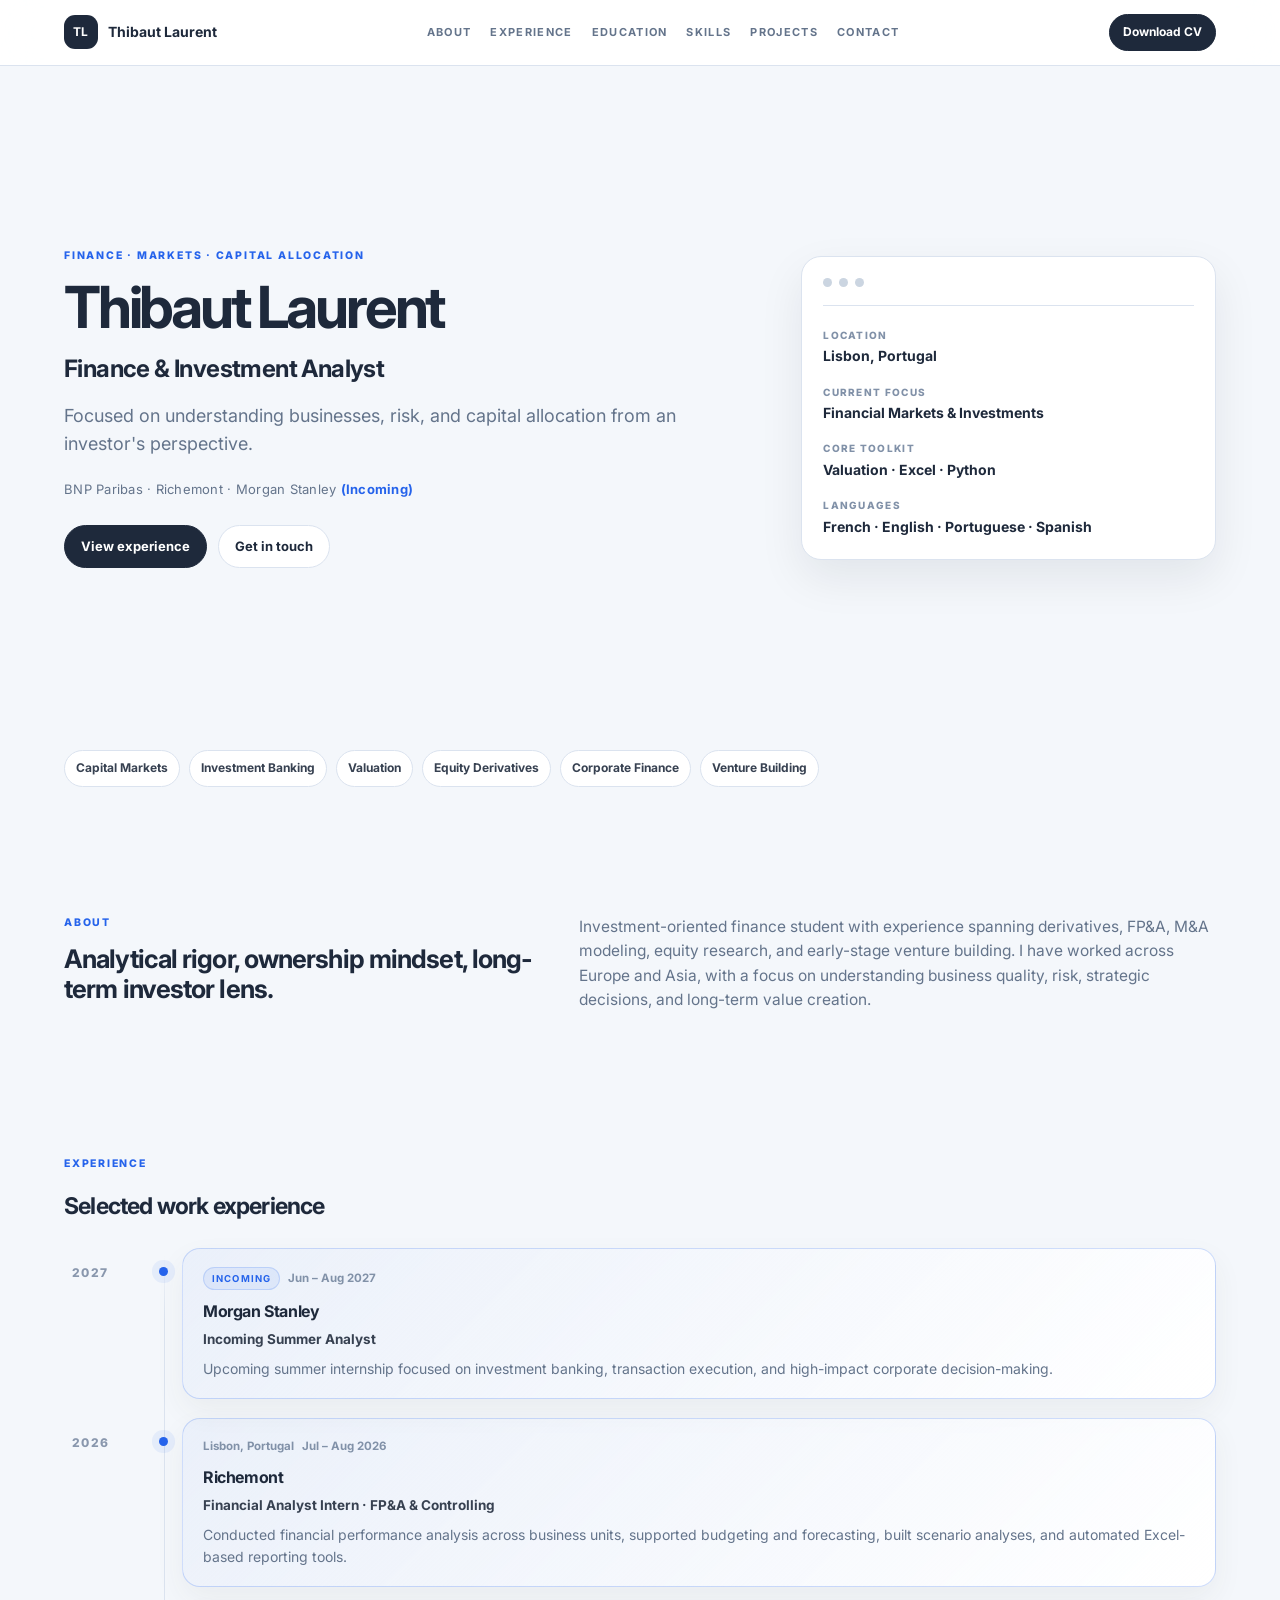
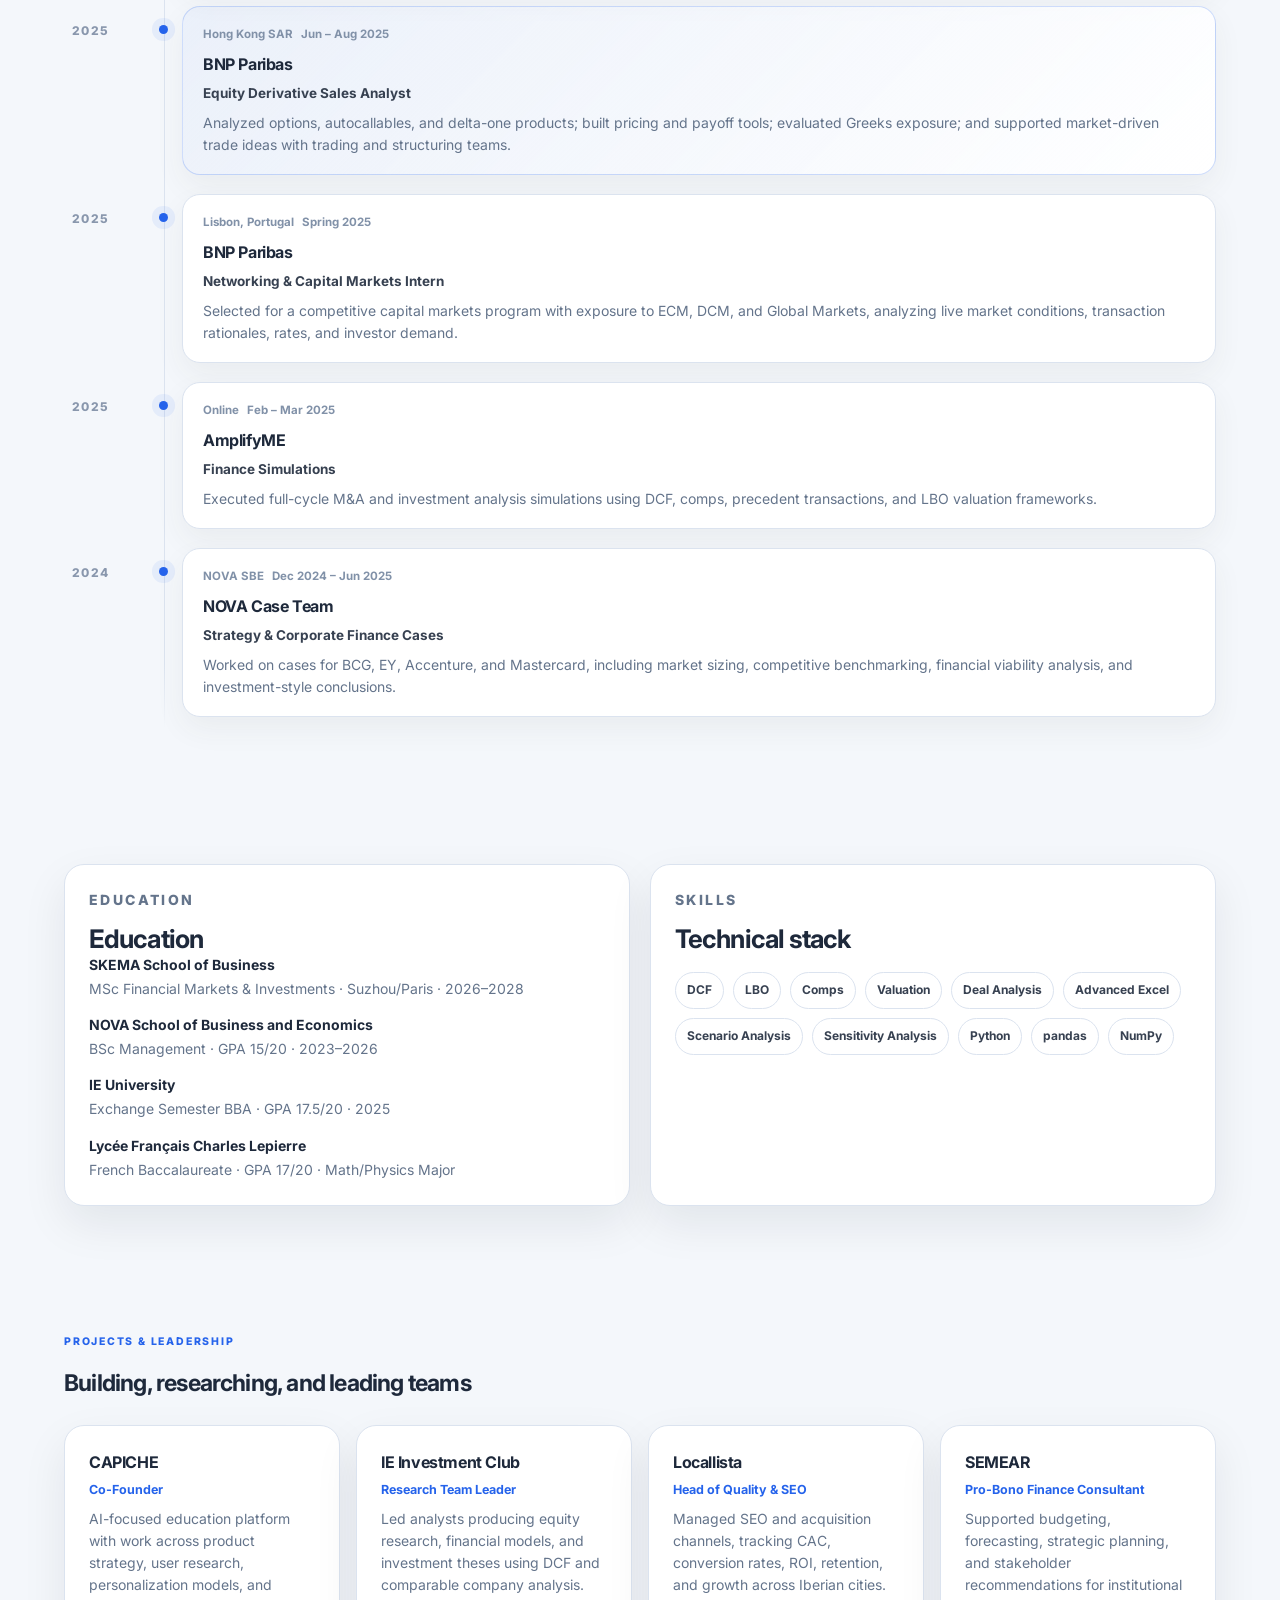
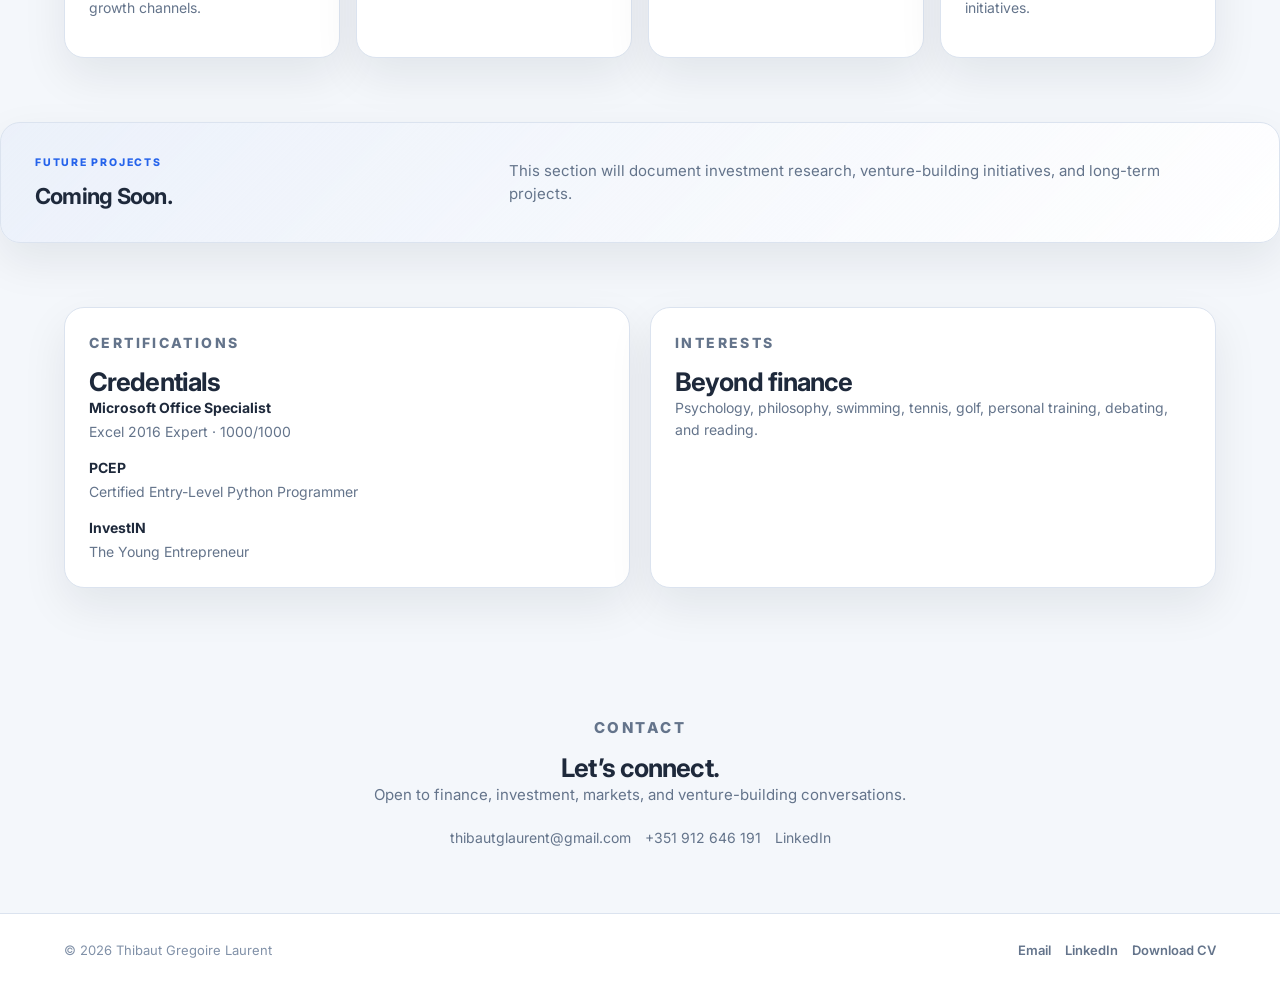
<file: index.html>
<!doctype html>
<html lang="en">
<head>
  <meta charset="utf-8" />
  <meta name="viewport" content="width=device-width, initial-scale=1" />
  <meta name="description" content="Thibaut Laurent — Finance & Investment Analyst focused on businesses, risk, and capital allocation." />
  <title>Thibaut Laurent | Finance & Investment Analyst</title>
  <link rel="preconnect" href="https://fonts.googleapis.com">
  <link rel="preconnect" href="https://fonts.gstatic.com" crossorigin>
  <link href="https://fonts.googleapis.com/css2?family=Inter:wght@400;500;600;700;800&display=swap" rel="stylesheet">
  <link rel="stylesheet" href="style.css" />
</head>
<body>
  <div class="grain" aria-hidden="true"></div>

  <header class="site-header">
    <a href="#top" class="brand" aria-label="Home">
      <span class="brand-mark">TL</span>
      <span>Thibaut Laurent</span>
    </a>
    <nav class="nav" aria-label="Main navigation">
      <a href="#about">About</a>
      <a href="#experience">Experience</a>
      <a href="#education">Education</a>
      <a href="#skills">Skills</a>
      <a href="#projects">Projects</a>
      <a href="#contact">Contact</a>
    </nav>
    <a class="button button-small" href="Thibaut_Laurent_CV.pdf" download>Download CV</a>
  </header>

  <main id="top">
    <section class="hero section reveal">
      <div class="hero-copy">
        <p class="eyebrow">Finance · Markets · Capital Allocation</p>
        <h1>Thibaut Laurent</h1>
        <p class="hero-title">Finance &amp; Investment Analyst</p>
        <p class="lead">Focused on understanding businesses, risk, and capital allocation from an investor's perspective.</p>
        <p class="signal-line">BNP Paribas · Richemont · Morgan Stanley <span>(Incoming)</span></p>
        <div class="hero-actions">
          <a class="button" href="#experience">View experience</a>
          <a class="button ghost" href="mailto:thibautglaurent@gmail.com">Get in touch</a>
        </div>
      </div>

      <aside class="profile-card" aria-label="Profile summary">
        <div class="terminal-top"><span></span><span></span><span></span></div>
        <dl>
          <div><dt>Location</dt><dd>Lisbon, Portugal</dd></div>
          <div><dt>Current Focus</dt><dd>Financial Markets &amp; Investments</dd></div>
          <div><dt>Core Toolkit</dt><dd>Valuation · Excel · Python</dd></div>
          <div><dt>Languages</dt><dd>French · English · Portuguese · Spanish</dd></div>
        </dl>
      </aside>
    </section>

    <section class="section focus-strip reveal" aria-label="Focus areas">
      <span>Capital Markets</span>
      <span>Investment Banking</span>
      <span>Valuation</span>
      <span>Equity Derivatives</span>
      <span>Corporate Finance</span>
      <span>Venture Building</span>
    </section>

    <section id="about" class="section two-col reveal">
      <div>
        <p class="eyebrow">About</p>
        <h2>Analytical rigor, ownership mindset, long-term investor lens.</h2>
      </div>
      <p>Investment-oriented finance student with experience spanning derivatives, FP&amp;A, M&amp;A modeling, equity research, and early-stage venture building. I have worked across Europe and Asia, with a focus on understanding business quality, risk, strategic decisions, and long-term value creation.</p>
    </section>

    <section id="experience" class="section reveal">
      <div class="section-head">
        <p class="eyebrow">Experience</p>
        <h2>Selected work experience</h2>
      </div>

      <div class="timeline">
        <article class="timeline-item incoming featured">
          <div class="timeline-year">2027</div>
          <div class="timeline-dot"></div>
          <div class="timeline-content">
            <div class="item-meta"><span class="badge">Incoming</span><span>Jun – Aug 2027</span></div>
            <h3>Morgan Stanley</h3>
            <p class="role">Incoming Summer Analyst</p>
            <p>Upcoming summer internship focused on investment banking, transaction execution, and high-impact corporate decision-making.</p>
          </div>
        </article>

        <article class="timeline-item featured">
          <div class="timeline-year">2026</div>
          <div class="timeline-dot"></div>
          <div class="timeline-content">
            <div class="item-meta"><span>Lisbon, Portugal</span><span>Jul – Aug 2026</span></div>
            <h3>Richemont</h3>
            <p class="role">Financial Analyst Intern · FP&amp;A &amp; Controlling</p>
            <p>Conducted financial performance analysis across business units, supported budgeting and forecasting, built scenario analyses, and automated Excel-based reporting tools.</p>
          </div>
        </article>

        <article class="timeline-item featured">
          <div class="timeline-year">2025</div>
          <div class="timeline-dot"></div>
          <div class="timeline-content">
            <div class="item-meta"><span>Hong Kong SAR</span><span>Jun – Aug 2025</span></div>
            <h3>BNP Paribas</h3>
            <p class="role">Equity Derivative Sales Analyst</p>
            <p>Analyzed options, autocallables, and delta-one products; built pricing and payoff tools; evaluated Greeks exposure; and supported market-driven trade ideas with trading and structuring teams.</p>
          </div>
        </article>

        <article class="timeline-item">
          <div class="timeline-year">2025</div>
          <div class="timeline-dot"></div>
          <div class="timeline-content">
            <div class="item-meta"><span>Lisbon, Portugal</span><span>Spring 2025</span></div>
            <h3>BNP Paribas</h3>
            <p class="role">Networking &amp; Capital Markets Intern</p>
            <p>Selected for a competitive capital markets program with exposure to ECM, DCM, and Global Markets, analyzing live market conditions, transaction rationales, rates, and investor demand.</p>
          </div>
        </article>

        <article class="timeline-item">
          <div class="timeline-year">2025</div>
          <div class="timeline-dot"></div>
          <div class="timeline-content">
            <div class="item-meta"><span>Online</span><span>Feb – Mar 2025</span></div>
            <h3>AmplifyME</h3>
            <p class="role">Finance Simulations</p>
            <p>Executed full-cycle M&amp;A and investment analysis simulations using DCF, comps, precedent transactions, and LBO valuation frameworks.</p>
          </div>
        </article>

        <article class="timeline-item">
          <div class="timeline-year">2024</div>
          <div class="timeline-dot"></div>
          <div class="timeline-content">
            <div class="item-meta"><span>NOVA SBE</span><span>Dec 2024 – Jun 2025</span></div>
            <h3>NOVA Case Team</h3>
            <p class="role">Strategy &amp; Corporate Finance Cases</p>
            <p>Worked on cases for BCG, EY, Accenture, and Mastercard, including market sizing, competitive benchmarking, financial viability analysis, and investment-style conclusions.</p>
          </div>
        </article>
      </div>
    </section>

    <section class="section grid-section reveal">
      <div id="education" class="panel">
        <p class="eyebrow">Education</p>
        <h2>Education</h2>
        <ul class="clean-list">
          <li><strong>SKEMA School of Business</strong><span>MSc Financial Markets &amp; Investments · Suzhou/Paris · 2026–2028</span></li>
          <li><strong>NOVA School of Business and Economics</strong><span>BSc Management · GPA 15/20 · 2023–2026</span></li>
          <li><strong>IE University</strong><span>Exchange Semester BBA · GPA 17.5/20 · 2025</span></li>
          <li><strong>Lycée Français Charles Lepierre</strong><span>French Baccalaureate · GPA 17/20 · Math/Physics Major</span></li>
        </ul>
      </div>

      <div id="skills" class="panel">
        <p class="eyebrow">Skills</p>
        <h2>Technical stack</h2>
        <div class="chips">
          <span>DCF</span><span>LBO</span><span>Comps</span><span>Valuation</span><span>Deal Analysis</span><span>Advanced Excel</span><span>Scenario Analysis</span><span>Sensitivity Analysis</span><span>Python</span><span>pandas</span><span>NumPy</span>
        </div>
      </div>
    </section>

    <section id="projects" class="section reveal">
      <div class="section-head">
        <p class="eyebrow">Projects &amp; Leadership</p>
        <h2>Building, researching, and leading teams</h2>
      </div>
      <div class="cards">
        <article class="card"><h3>CAPICHE</h3><p class="role">Co-Founder</p><p>AI-focused education platform with work across product strategy, user research, personalization models, and growth channels.</p></article>
        <article class="card"><h3>IE Investment Club</h3><p class="role">Research Team Leader</p><p>Led analysts producing equity research, financial models, and investment theses using DCF and comparable company analysis.</p></article>
        <article class="card"><h3>Locallista</h3><p class="role">Head of Quality &amp; SEO</p><p>Managed SEO and acquisition channels, tracking CAC, conversion rates, ROI, retention, and growth across Iberian cities.</p></article>
        <article class="card"><h3>SEMEAR</h3><p class="role">Pro-Bono Finance Consultant</p><p>Supported budgeting, forecasting, strategic planning, and stakeholder recommendations for institutional initiatives.</p></article>
      </div>
    </section>

    <section id="future-projects" class="section future-panel reveal">
      <div>
        <p class="eyebrow">Future Projects</p>
        <h2>Coming Soon.</h2>
      </div>
      <p>This section will document investment research, venture-building initiatives, and long-term projects.</p>
    </section>

    <section id="certifications" class="section grid-section reveal">
      <div class="panel">
        <p class="eyebrow">Certifications</p>
        <h2>Credentials</h2>
        <ul class="clean-list">
          <li><strong>Microsoft Office Specialist</strong><span>Excel 2016 Expert · 1000/1000</span></li>
          <li><strong>PCEP</strong><span>Certified Entry-Level Python Programmer</span></li>
          <li><strong>InvestIN</strong><span>The Young Entrepreneur</span></li>
        </ul>
      </div>
      <div class="panel">
        <p class="eyebrow">Interests</p>
        <h2>Beyond finance</h2>
        <p>Psychology, philosophy, swimming, tennis, golf, personal training, debating, and reading.</p>
      </div>
    </section>

    <section id="contact" class="section contact reveal">
      <p class="eyebrow">Contact</p>
      <h2>Let’s connect.</h2>
      <p>Open to finance, investment, markets, and venture-building conversations.</p>
      <div class="contact-links">
        <a href="mailto:thibautglaurent@gmail.com">thibautglaurent@gmail.com</a>
        <a href="tel:+351912646191">+351 912 646 191</a>
        <a href="https://www.linkedin.com/in/thibaut-laurent-11a028264/" target="_blank" rel="noreferrer">LinkedIn</a>
      </div>
    </section>
  </main>

  <footer>
    <span>© <span id="year"></span> Thibaut Gregoire Laurent</span>
    <span class="footer-links">
      <a href="mailto:thibautglaurent@gmail.com">Email</a>
      <a href="https://www.linkedin.com/in/thibaut-laurent-11a028264/" target="_blank" rel="noreferrer">LinkedIn</a>
      <a href="Thibaut_Laurent_CV.pdf" download>Download CV</a>
    </span>
  </footer>

  <script src="script.js"></script>
</body>
</html>
</file>
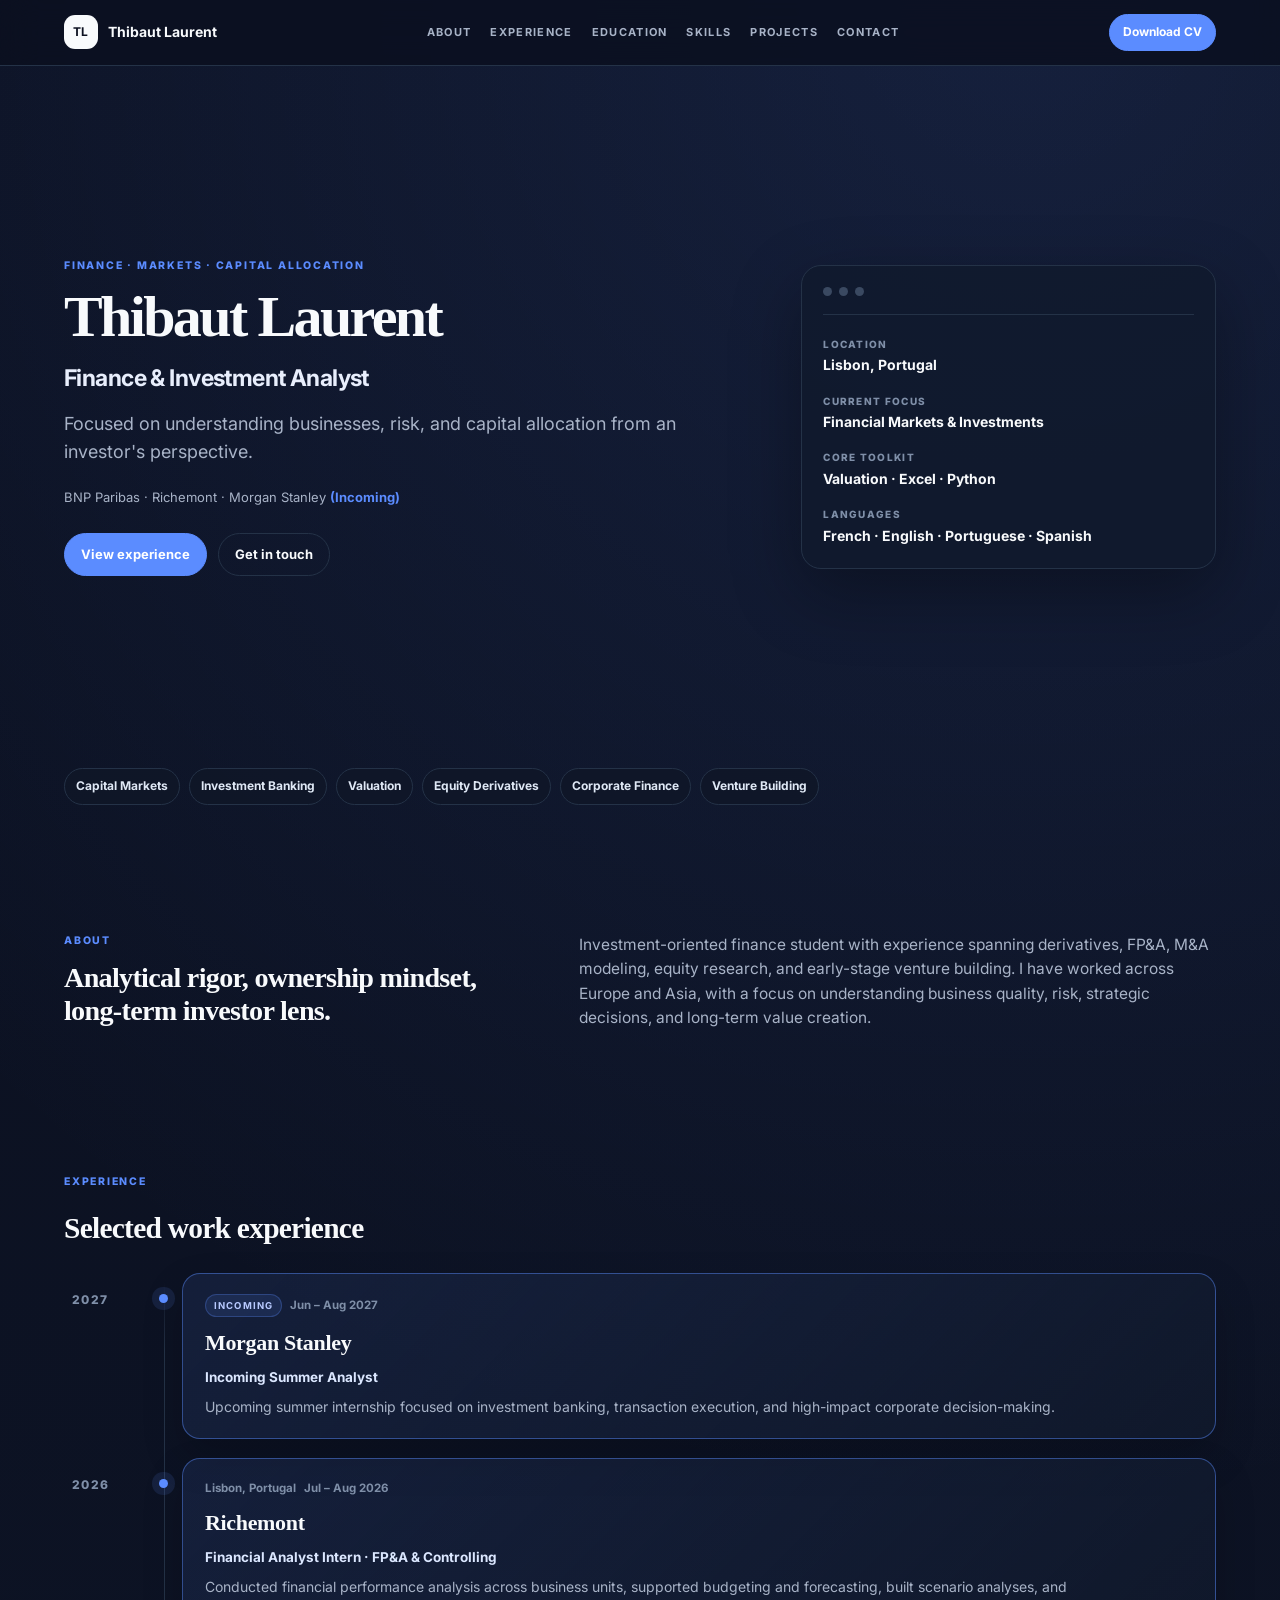
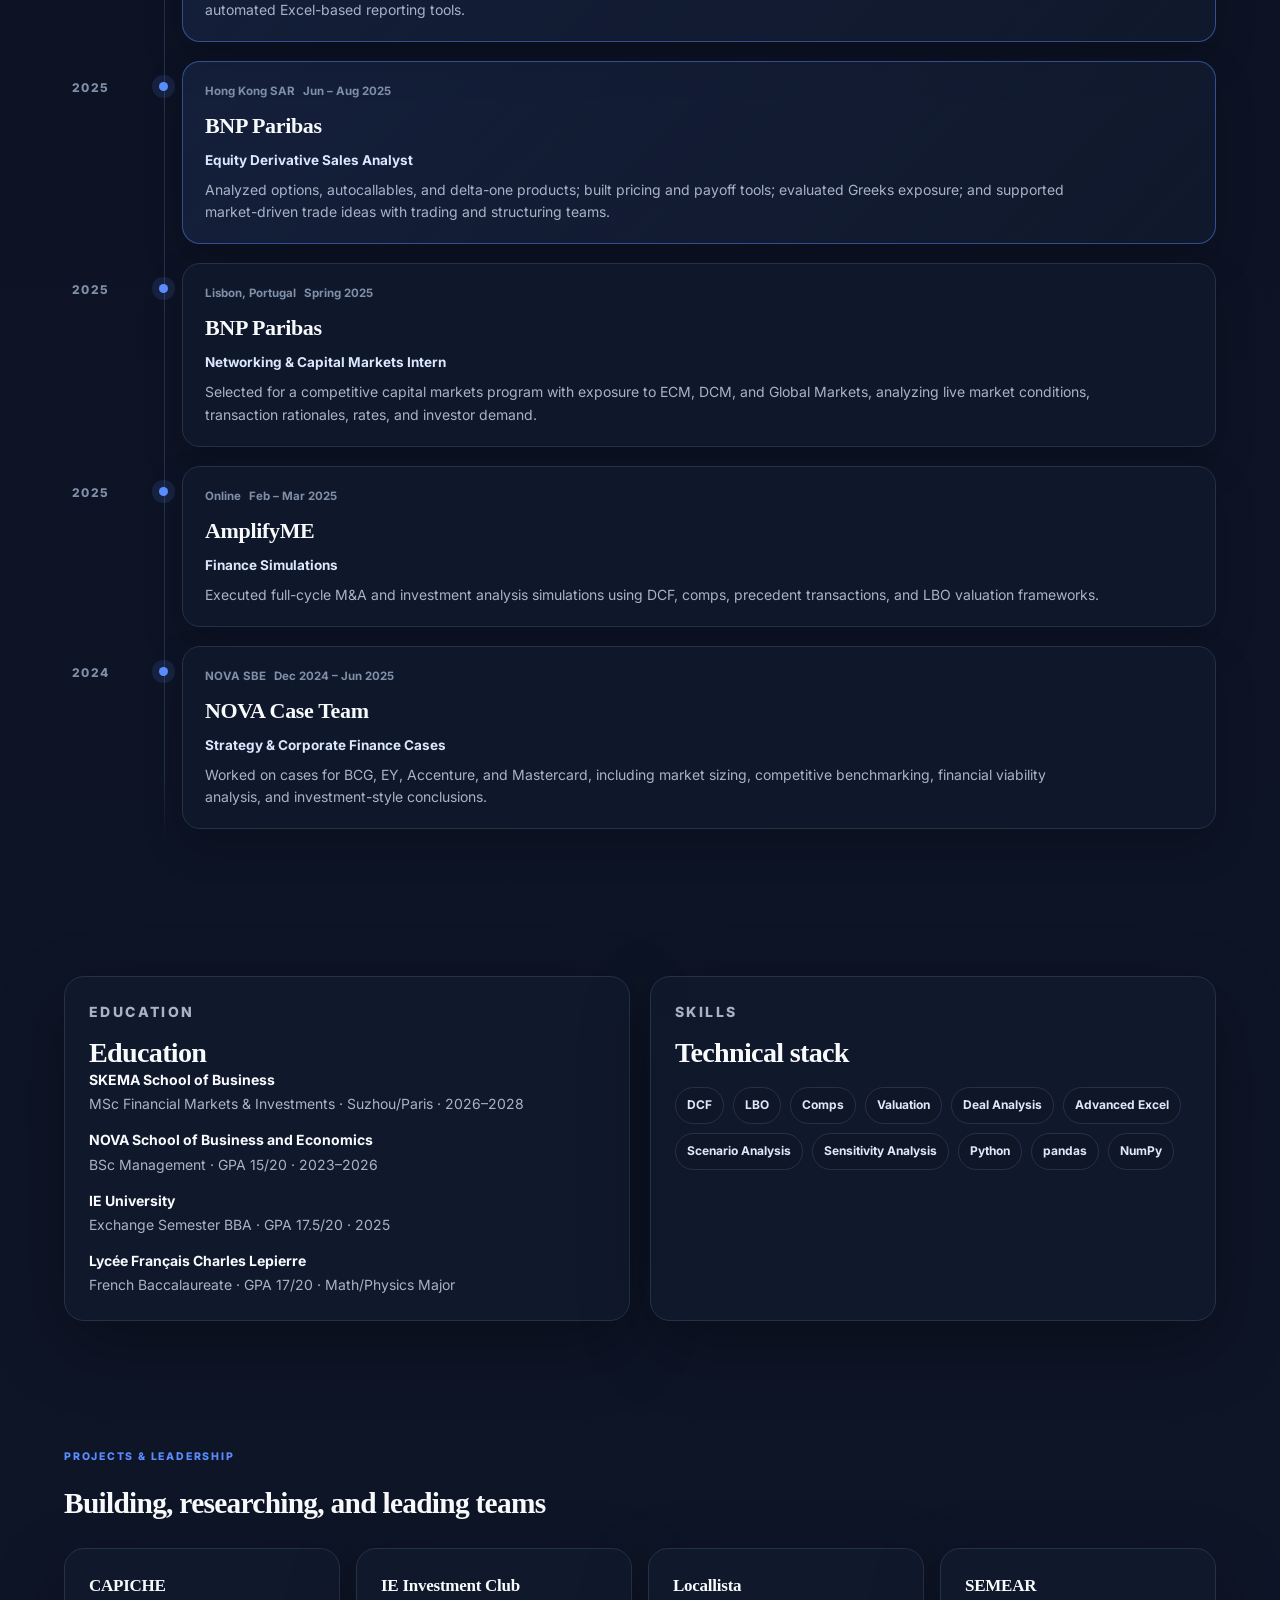
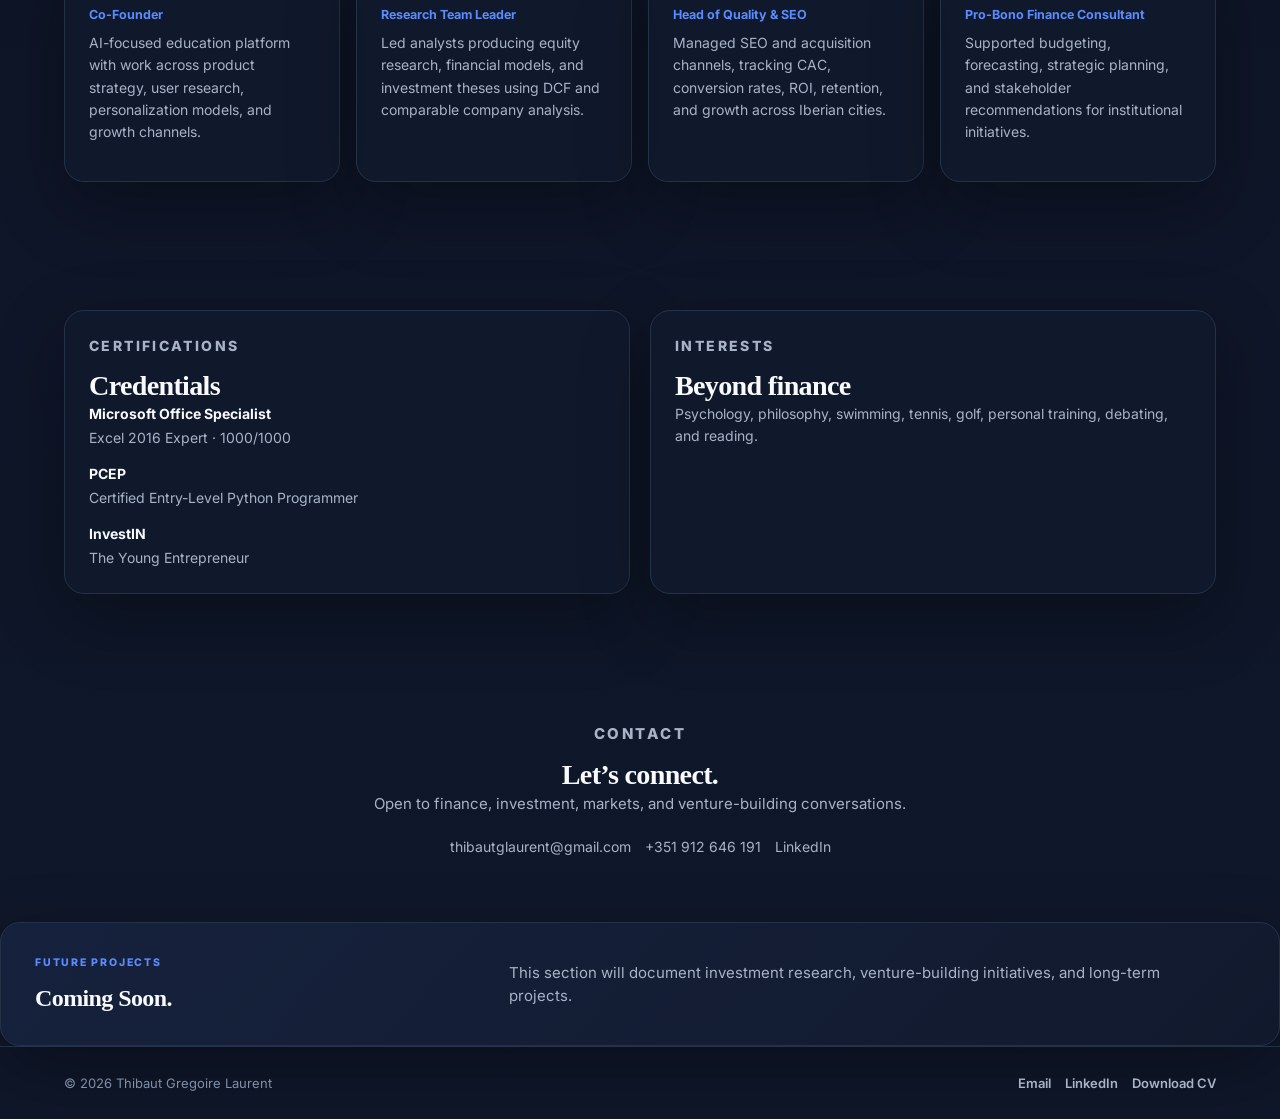
<file: Versions/thibaut_midnight_finance_fontlab_v1_2_FIXED/index.html>
<!doctype html>
<html lang="en">
<head>
  <meta charset="utf-8" />
  <meta name="viewport" content="width=device-width, initial-scale=1" />
  <meta name="description" content="Thibaut Laurent — Finance & Investment Analyst focused on businesses, risk, and capital allocation." />
  <title>Thibaut Laurent | Finance & Investment Analyst</title>
  <link rel="preconnect" href="https://fonts.googleapis.com">
  <link rel="preconnect" href="https://fonts.gstatic.com" crossorigin>
  <link href="https://fonts.googleapis.com/css2?family=Inter:wght@400;500;600;700;800&display=swap" rel="stylesheet">
  <link rel="stylesheet" href="style.css" />
</head>
<body>
  <div class="grain" aria-hidden="true"></div>

  <header class="site-header">
    <a href="#top" class="brand" aria-label="Home">
      <span class="brand-mark">TL</span>
      <span>Thibaut Laurent</span>
    </a>
    <nav class="nav" aria-label="Main navigation">
      <a href="#about">About</a>
      <a href="#experience">Experience</a>
      <a href="#education">Education</a>
      <a href="#skills">Skills</a>
      <a href="#projects">Projects</a>
      <a href="#contact">Contact</a>
    </nav>
    <a class="button button-small" href="Thibaut_Laurent_CV.pdf" download>Download CV</a>
  </header>

  <main id="top">
    <section class="hero section reveal">
      <div class="hero-copy">
        <p class="eyebrow">Finance · Markets · Capital Allocation</p>
        <h1>Thibaut Laurent</h1>
        <p class="hero-title">Finance &amp; Investment Analyst</p>
        <p class="lead">Focused on understanding businesses, risk, and capital allocation from an investor's perspective.</p>
        <p class="signal-line">BNP Paribas · Richemont · Morgan Stanley <span>(Incoming)</span></p>
        <div class="hero-actions">
          <a class="button" href="#experience">View experience</a>
          <a class="button ghost" href="mailto:thibautglaurent@gmail.com">Get in touch</a>
        </div>
      </div>

      <aside class="profile-card" aria-label="Profile summary">
        <div class="terminal-top"><span></span><span></span><span></span></div>
        <dl>
          <div><dt>Location</dt><dd>Lisbon, Portugal</dd></div>
          <div><dt>Current Focus</dt><dd>Financial Markets &amp; Investments</dd></div>
          <div><dt>Core Toolkit</dt><dd>Valuation · Excel · Python</dd></div>
          <div><dt>Languages</dt><dd>French · English · Portuguese · Spanish</dd></div>
        </dl>
      </aside>
    </section>

    <section class="section focus-strip reveal" aria-label="Focus areas">
      <span>Capital Markets</span>
      <span>Investment Banking</span>
      <span>Valuation</span>
      <span>Equity Derivatives</span>
      <span>Corporate Finance</span>
      <span>Venture Building</span>
    </section>

    <section id="about" class="section two-col reveal">
      <div>
        <p class="eyebrow">About</p>
        <h2>Analytical rigor, ownership mindset, long-term investor lens.</h2>
      </div>
      <p>Investment-oriented finance student with experience spanning derivatives, FP&amp;A, M&amp;A modeling, equity research, and early-stage venture building. I have worked across Europe and Asia, with a focus on understanding business quality, risk, strategic decisions, and long-term value creation.</p>
    </section>

    <section id="experience" class="section reveal">
      <div class="section-head">
        <p class="eyebrow">Experience</p>
        <h2>Selected work experience</h2>
      </div>

      <div class="timeline">
        <article class="timeline-item incoming featured">
          <div class="timeline-year">2027</div>
          <div class="timeline-dot"></div>
          <div class="timeline-content">
            <div class="item-meta"><span class="badge">Incoming</span><span>Jun – Aug 2027</span></div>
            <h3>Morgan Stanley</h3>
            <p class="role">Incoming Summer Analyst</p>
            <p>Upcoming summer internship focused on investment banking, transaction execution, and high-impact corporate decision-making.</p>
          </div>
        </article>

        <article class="timeline-item featured">
          <div class="timeline-year">2026</div>
          <div class="timeline-dot"></div>
          <div class="timeline-content">
            <div class="item-meta"><span>Lisbon, Portugal</span><span>Jul – Aug 2026</span></div>
            <h3>Richemont</h3>
            <p class="role">Financial Analyst Intern · FP&amp;A &amp; Controlling</p>
            <p>Conducted financial performance analysis across business units, supported budgeting and forecasting, built scenario analyses, and automated Excel-based reporting tools.</p>
          </div>
        </article>

        <article class="timeline-item featured">
          <div class="timeline-year">2025</div>
          <div class="timeline-dot"></div>
          <div class="timeline-content">
            <div class="item-meta"><span>Hong Kong SAR</span><span>Jun – Aug 2025</span></div>
            <h3>BNP Paribas</h3>
            <p class="role">Equity Derivative Sales Analyst</p>
            <p>Analyzed options, autocallables, and delta-one products; built pricing and payoff tools; evaluated Greeks exposure; and supported market-driven trade ideas with trading and structuring teams.</p>
          </div>
        </article>

        <article class="timeline-item">
          <div class="timeline-year">2025</div>
          <div class="timeline-dot"></div>
          <div class="timeline-content">
            <div class="item-meta"><span>Lisbon, Portugal</span><span>Spring 2025</span></div>
            <h3>BNP Paribas</h3>
            <p class="role">Networking &amp; Capital Markets Intern</p>
            <p>Selected for a competitive capital markets program with exposure to ECM, DCM, and Global Markets, analyzing live market conditions, transaction rationales, rates, and investor demand.</p>
          </div>
        </article>

        <article class="timeline-item">
          <div class="timeline-year">2025</div>
          <div class="timeline-dot"></div>
          <div class="timeline-content">
            <div class="item-meta"><span>Online</span><span>Feb – Mar 2025</span></div>
            <h3>AmplifyME</h3>
            <p class="role">Finance Simulations</p>
            <p>Executed full-cycle M&amp;A and investment analysis simulations using DCF, comps, precedent transactions, and LBO valuation frameworks.</p>
          </div>
        </article>

        <article class="timeline-item">
          <div class="timeline-year">2024</div>
          <div class="timeline-dot"></div>
          <div class="timeline-content">
            <div class="item-meta"><span>NOVA SBE</span><span>Dec 2024 – Jun 2025</span></div>
            <h3>NOVA Case Team</h3>
            <p class="role">Strategy &amp; Corporate Finance Cases</p>
            <p>Worked on cases for BCG, EY, Accenture, and Mastercard, including market sizing, competitive benchmarking, financial viability analysis, and investment-style conclusions.</p>
          </div>
        </article>
      </div>
    </section>

    <section class="section grid-section reveal">
      <div id="education" class="panel">
        <p class="eyebrow">Education</p>
        <h2>Education</h2>
        <ul class="clean-list">
          <li><strong>SKEMA School of Business</strong><span>MSc Financial Markets &amp; Investments · Suzhou/Paris · 2026–2028</span></li>
          <li><strong>NOVA School of Business and Economics</strong><span>BSc Management · GPA 15/20 · 2023–2026</span></li>
          <li><strong>IE University</strong><span>Exchange Semester BBA · GPA 17.5/20 · 2025</span></li>
          <li><strong>Lycée Français Charles Lepierre</strong><span>French Baccalaureate · GPA 17/20 · Math/Physics Major</span></li>
        </ul>
      </div>

      <div id="skills" class="panel">
        <p class="eyebrow">Skills</p>
        <h2>Technical stack</h2>
        <div class="chips">
          <span>DCF</span><span>LBO</span><span>Comps</span><span>Valuation</span><span>Deal Analysis</span><span>Advanced Excel</span><span>Scenario Analysis</span><span>Sensitivity Analysis</span><span>Python</span><span>pandas</span><span>NumPy</span>
        </div>
      </div>
    </section>

    <section id="projects" class="section reveal">
      <div class="section-head">
        <p class="eyebrow">Projects &amp; Leadership</p>
        <h2>Building, researching, and leading teams</h2>
      </div>
      <div class="cards">
        <article class="card"><h3>CAPICHE</h3><p class="role">Co-Founder</p><p>AI-focused education platform with work across product strategy, user research, personalization models, and growth channels.</p></article>
        <article class="card"><h3>IE Investment Club</h3><p class="role">Research Team Leader</p><p>Led analysts producing equity research, financial models, and investment theses using DCF and comparable company analysis.</p></article>
        <article class="card"><h3>Locallista</h3><p class="role">Head of Quality &amp; SEO</p><p>Managed SEO and acquisition channels, tracking CAC, conversion rates, ROI, retention, and growth across Iberian cities.</p></article>
        <article class="card"><h3>SEMEAR</h3><p class="role">Pro-Bono Finance Consultant</p><p>Supported budgeting, forecasting, strategic planning, and stakeholder recommendations for institutional initiatives.</p></article>
      </div>
    </section>
<section id="certifications" class="section grid-section reveal">
      <div class="panel">
        <p class="eyebrow">Certifications</p>
        <h2>Credentials</h2>
        <ul class="clean-list">
          <li><strong>Microsoft Office Specialist</strong><span>Excel 2016 Expert · 1000/1000</span></li>
          <li><strong>PCEP</strong><span>Certified Entry-Level Python Programmer</span></li>
          <li><strong>InvestIN</strong><span>The Young Entrepreneur</span></li>
        </ul>
      </div>
      <div class="panel">
        <p class="eyebrow">Interests</p>
        <h2>Beyond finance</h2>
        <p>Psychology, philosophy, swimming, tennis, golf, personal training, debating, and reading.</p>
      </div>
    </section>

    <section id="contact" class="section contact reveal">
      <p class="eyebrow">Contact</p>
      <h2>Let’s connect.</h2>
      <p>Open to finance, investment, markets, and venture-building conversations.</p>
      <div class="contact-links">
        <a href="mailto:thibautglaurent@gmail.com">thibautglaurent@gmail.com</a>
        <a href="tel:+351912646191">+351 912 646 191</a>
        <a href="https://www.linkedin.com/in/thibaut-laurent-11a028264/" target="_blank" rel="noreferrer">LinkedIn</a>
      </div>
    </section>
  

    <section id="future-projects" class="section future-panel reveal">
      <div>
        <p class="eyebrow">Future Projects</p>
        <h2>Coming Soon.</h2>
      </div>
      <p>This section will document investment research, venture-building initiatives, and long-term projects.</p>
    </section>
  </main>

  <footer>
    <span>© <span id="year"></span> Thibaut Gregoire Laurent</span>
    <span class="footer-links">
      <a href="mailto:thibautglaurent@gmail.com">Email</a>
      <a href="https://www.linkedin.com/in/thibaut-laurent-11a028264/" target="_blank" rel="noreferrer">LinkedIn</a>
      <a href="Thibaut_Laurent_CV.pdf" download>Download CV</a>
    </span>
  </footer>

  <script src="script.js"></script>
</body>
</html>
</file>
<file: style.css>
:root{
  --bg:#f4f7fb;
  --surface:#ffffff;
  --surface-soft:#eef4fb;
  --text:#1e293b;
  --muted:#64748b;
  --muted-2:#8191a8;
  --line:#dbe3ef;
  --accent:#2563eb;
  --accent-soft:rgba(37,99,235,.08);
  --shadow:0 18px 45px rgba(15,23,42,.08);
  --radius:20px;
}

*{box-sizing:border-box}
html{scroll-behavior:smooth}
body{
  margin:0;
  font-family:Inter,system-ui,-apple-system,Segoe UI,sans-serif;
  background:var(--bg);
  color:var(--text);
  line-height:1.58;
}
.grain{display:none}

.site-header{
  position:sticky;
  top:0;
  z-index:10;
  display:flex;
  align-items:center;
  justify-content:space-between;
  gap:22px;
  padding:14px clamp(20px,5vw,72px);
  backdrop-filter:blur(18px);
  background:rgba(255,255,255,.92);
  border-bottom:1px solid var(--line);
}
.brand{display:flex;align-items:center;gap:10px;color:var(--text);text-decoration:none;font-weight:700;font-size:14px}
.brand-mark{display:grid;place-items:center;width:34px;height:34px;border-radius:11px;background:var(--text);color:#fff;font-size:12px;letter-spacing:.06em}
.nav{display:flex;gap:19px}
.nav a{color:var(--muted);text-decoration:none;font-size:11px;text-transform:uppercase;letter-spacing:.12em;font-weight:700}
.nav a:hover,.contact-links a:hover{color:var(--accent)}

.button{
  display:inline-flex;
  align-items:center;
  justify-content:center;
  border:1px solid var(--text);
  border-radius:999px;
  background:var(--text);
  color:#fff;
  padding:10px 16px;
  text-decoration:none;
  font-weight:700;
  font-size:13px;
  transition:transform .2s ease,box-shadow .2s ease,border-color .2s ease;
}
.button:hover{transform:translateY(-2px);box-shadow:var(--shadow)}
.button.ghost{background:var(--surface);color:var(--text);border-color:var(--line)}
.button-small{padding:8px 13px;font-size:12px}

.section{padding:clamp(42px,5vw,68px) clamp(20px,5vw,72px)}
.hero{
  min-height:76vh;
  display:grid;
  grid-template-columns:minmax(0,1.25fr) minmax(310px,.75fr);
  gap:46px;
  align-items:center;
}
.hero-copy{max-width:860px}
.eyebrow{text-transform:uppercase;letter-spacing:.17em;color:var(--accent);font-size:10.5px;font-weight:800;margin:0 0 13px}
.hero h1{font-size:clamp(36px,4.8vw,58px);line-height:1;letter-spacing:-.055em;margin:0 0 14px}
.hero-title{font-size:clamp(17px,2.1vw,24px);font-weight:700;color:var(--text);margin:0 0 14px;letter-spacing:-.025em}
.lead{font-size:clamp(15px,1.45vw,18px);color:var(--muted);max-width:690px;margin:0}
.signal-line{margin:20px 0 0;color:var(--muted);font-size:13px;letter-spacing:.02em}
.signal-line span{color:var(--accent);font-weight:700}
.hero-actions{display:flex;flex-wrap:wrap;gap:11px;margin-top:26px}

.profile-card,.panel,.card,.future-panel{
  background:var(--surface);
  border:1px solid var(--line);
  border-radius:var(--radius);
  box-shadow:var(--shadow);
}
.profile-card{padding:21px}
.terminal-top{display:flex;gap:7px;padding-bottom:18px;border-bottom:1px solid var(--line)}
.terminal-top span{width:9px;height:9px;border-radius:999px;background:#cbd5e1}
dl{display:grid;gap:17px;margin:22px 0 0}
dt{font-size:10px;color:var(--muted-2);text-transform:uppercase;letter-spacing:.13em;font-weight:800}
dd{margin:2px 0 0;font-weight:700;font-size:14px;color:var(--text)}

.focus-strip{padding-top:0;display:flex;flex-wrap:wrap;gap:9px}
.focus-strip span,.chips span{
  padding:8px 11px;
  border:1px solid var(--line);
  border-radius:999px;
  background:var(--surface);
  font-weight:700;
  font-size:12px;
  color:#374151;
}

.two-col{display:grid;grid-template-columns:.85fr 1.15fr;gap:44px;align-items:start}
.two-col>p{font-size:15.5px;color:var(--muted);max-width:760px}
h2,h3,p{margin-top:0}
h2{font-size:clamp(19px,2vw,26px);line-height:1.16;letter-spacing:-.035em;margin-bottom:0}
h3{font-size:16px;letter-spacing:-.025em;margin-bottom:5px}
.section-head{display:grid;gap:7px;margin-bottom:28px}
.section-head h2{font-size:clamp(18px,1.8vw,24px)}

.timeline{position:relative;display:grid;gap:0;margin-left:8px}
.timeline:before{content:"";position:absolute;left:92px;top:8px;bottom:8px;width:1px;background:linear-gradient(to bottom,transparent,var(--line) 6%,var(--line) 94%,transparent)}
.timeline-item{position:relative;display:grid;grid-template-columns:72px 38px 1fr;gap:0;align-items:start;padding:0 0 19px}
.timeline-year{color:#8997ad;font-size:12px;font-weight:800;letter-spacing:.12em;padding-top:16px}
.timeline-dot{width:9px;height:9px;border-radius:999px;background:var(--accent);box-shadow:0 0 0 7px var(--accent-soft);margin-top:19px;justify-self:center;z-index:1}
.timeline-content{
  padding:18px 20px;
  border:1px solid var(--line);
  border-radius:18px;
  background:var(--surface);
  box-shadow:0 12px 30px rgba(74,63,45,.06);
}
.timeline-item.featured .timeline-content{
  border-color:rgba(37,99,235,.22);
  background:linear-gradient(135deg,rgba(37,99,235,.045),var(--surface));
}
.item-meta{display:flex;flex-wrap:wrap;gap:8px;align-items:center;color:var(--muted-2);font-size:11.5px;font-weight:700;margin-bottom:9px}
.badge{padding:3px 8px;border-radius:999px;background:var(--accent-soft);color:var(--accent);border:1px solid rgba(37,99,235,.18);text-transform:uppercase;letter-spacing:.12em;font-size:9.5px}
.role{font-size:13.5px;font-weight:700;color:#374151;margin-bottom:8px}
.timeline p:not(.role){color:var(--muted);font-size:14px;margin-bottom:0}

.grid-section{display:grid;grid-template-columns:1fr 1fr;gap:20px}
.panel,.card{padding:24px}
.clean-list{list-style:none;padding:0;margin:0;display:grid;gap:14px}
.clean-list li{display:grid;gap:2px}
.clean-list strong{font-size:14px;color:var(--text)}
.clean-list span,.card p,.panel p{color:var(--muted);font-size:14px}
.chips{display:flex;flex-wrap:wrap;gap:9px;margin-top:18px}
.cards{display:grid;grid-template-columns:repeat(4,1fr);gap:16px}
.card h3{font-size:16px}
.card .role{color:var(--accent);font-size:12.5px;margin-bottom:8px}

.future-panel{
  display:grid;
  grid-template-columns:.75fr 1.25fr;
  gap:32px;
  align-items:center;
  padding:32px 34px;
  background:linear-gradient(135deg,rgba(37,99,235,.045),var(--surface));
}
.future-panel h2{font-size:22px}
.future-panel p:last-child{color:var(--muted);font-size:15px;margin:0;max-width:700px}

.contact{text-align:center}
.contact p{color:var(--muted);font-size:15px}
.contact-links{display:flex;justify-content:center;flex-wrap:wrap;gap:14px;margin-top:21px}
.contact-links a{color:var(--muted);text-decoration:none;font-size:14px}
.contact-links a:hover{color:var(--accent)}

footer{
  display:flex;
  justify-content:space-between;
  gap:20px;
  padding:26px clamp(20px,5vw,72px);
  border-top:1px solid var(--line);
  color:var(--muted-2);
  background:var(--surface);
  font-size:13px;
}
.footer-links{display:flex;flex-wrap:wrap;gap:14px}
.footer-links a{color:var(--muted);text-decoration:none;font-weight:600}
.footer-links a:hover{color:var(--accent)}

.reveal{opacity:0;transform:translateY(16px);transition:opacity .65s ease,transform .65s ease}
.reveal.visible{opacity:1;transform:none}

@media(max-width:1000px){
  .nav{display:none}
  .hero,.two-col,.grid-section,.future-panel{grid-template-columns:1fr}
  .cards{grid-template-columns:1fr 1fr}
  .hero{min-height:auto}
  .timeline:before{left:76px}
  .timeline-item{grid-template-columns:56px 38px 1fr}
}
@media(max-width:640px){
  .site-header .button-small{display:none}
  .section{padding:54px 20px}
  .hero h1{font-size:42px}
  .cards{grid-template-columns:1fr}
  .timeline{margin-left:0}
  .timeline:before{display:none}
  .timeline-item{grid-template-columns:1fr;gap:10px}
  .timeline-dot{display:none}
  .timeline-year{padding-top:0}
  .profile-card,.panel,.card,.future-panel{border-radius:18px}
  footer{flex-direction:column}
}
</file>
<file: Versions/thibaut_midnight_finance_fontlab_v1_2_FIXED/style.css>
:root{
  --bg:#0b1020;
  --bg-2:#0f172a;
  --surface:#111a2d;
  --surface-2:#0f1728;
  --text:#f8fafc;
  --muted:#a8b3c7;
  --muted-2:#7f8fa8;
  --line:#243247;
  --accent:#5b8cff;
  --accent-soft:rgba(91,140,255,.12);
  --shadow:0 24px 70px rgba(0,0,0,.32);
  --radius:20px;
}

*{box-sizing:border-box}
html{scroll-behavior:smooth}
body{
  margin:0;
  font-family:Inter,system-ui,-apple-system,Segoe UI,sans-serif;
  background:
    radial-gradient(circle at 80% 0%, rgba(91,140,255,.13), transparent 34%),
    linear-gradient(180deg,var(--bg),var(--bg-2));
  color:var(--text);
  line-height:1.58;
}
.grain{display:none}

.site-header{
  position:sticky;
  top:0;
  z-index:10;
  display:flex;
  align-items:center;
  justify-content:space-between;
  gap:22px;
  padding:14px clamp(20px,5vw,72px);
  backdrop-filter:blur(18px);
  background:rgba(11,16,32,.86);
  border-bottom:1px solid var(--line);
}
.brand{
  display:flex;
  align-items:center;
  gap:10px;
  color:var(--text);
  text-decoration:none;
  font-weight:700;
  font-size:14px;
}
.brand-mark{
  display:grid;
  place-items:center;
  width:34px;
  height:34px;
  border-radius:11px;
  background:#f8fafc;
  color:#0b1020;
  font-size:12px;
  letter-spacing:.06em;
}
.nav{display:flex;gap:19px}
.nav a{
  color:var(--muted);
  text-decoration:none;
  font-size:11px;
  text-transform:uppercase;
  letter-spacing:.12em;
  font-weight:700;
}
.nav a:hover,.contact-links a:hover,.footer-links a:hover{color:var(--text)}

.button{
  display:inline-flex;
  align-items:center;
  justify-content:center;
  border:1px solid var(--accent);
  border-radius:999px;
  background:var(--accent);
  color:#fff;
  padding:10px 16px;
  text-decoration:none;
  font-weight:700;
  font-size:13px;
  transition:transform .2s ease, box-shadow .2s ease;
}
.button:hover{transform:translateY(-2px);box-shadow:var(--shadow)}
.button.ghost{
  background:transparent;
  color:var(--text);
  border-color:var(--line);
}
.button-small{padding:8px 13px;font-size:12px}

.section{padding:clamp(42px,5vw,68px) clamp(20px,5vw,72px)}
.hero{
  min-height:78vh;
  display:grid;
  grid-template-columns:minmax(0,1.25fr) minmax(310px,.75fr);
  gap:46px;
  align-items:center;
}
.hero-copy{max-width:860px}
.eyebrow{
  text-transform:uppercase;
  letter-spacing:.17em;
  color:var(--accent);
  font-size:10.5px;
  font-weight:800;
  margin:0 0 13px;
}
.hero h1{
  font-family:Georgia,"Times New Roman",serif;
  font-size:clamp(36px,4.8vw,58px);
  line-height:1;
  letter-spacing:-.045em;
  margin:0 0 14px;
}
.hero-title{
  font-size:clamp(17px,2.1vw,23px);
  font-weight:700;
  color:#e8eefc;
  margin:0 0 14px;
  letter-spacing:-.025em;
}
.lead{
  font-size:clamp(15px,1.45vw,18px);
  color:var(--muted);
  max-width:690px;
  margin:0;
}
.signal-line{margin:20px 0 0;color:var(--muted);font-size:13px}
.signal-line span{color:var(--accent);font-weight:700}
.hero-actions{display:flex;flex-wrap:wrap;gap:11px;margin-top:26px}

.profile-card,.panel,.card,.future-panel{
  background:rgba(17,26,45,.88);
  border:1px solid var(--line);
  border-radius:var(--radius);
  box-shadow:var(--shadow);
}
.profile-card{padding:21px}
.terminal-top{display:flex;gap:7px;padding-bottom:18px;border-bottom:1px solid var(--line)}
.terminal-top span{width:9px;height:9px;border-radius:999px;background:#3a4961}
dl{display:grid;gap:17px;margin:22px 0 0}
dt{font-size:10px;color:var(--muted-2);text-transform:uppercase;letter-spacing:.13em;font-weight:800}
dd{margin:2px 0 0;font-weight:700;font-size:14px;color:var(--text)}

.focus-strip{
  padding-top:0;
  display:flex;
  flex-wrap:wrap;
  gap:9px;
}
.focus-strip span,.chips span{
  padding:8px 11px;
  border:1px solid var(--line);
  border-radius:999px;
  background:rgba(15,23,40,.82);
  font-weight:700;
  font-size:12px;
  color:#dfe8f5;
}

.two-col{
  display:grid;
  grid-template-columns:.85fr 1.15fr;
  gap:44px;
  align-items:start;
}
.two-col>p{font-size:15.5px;color:var(--muted);max-width:760px}
h2,h3,p{margin-top:0}
h2{
  font-family:Georgia,"Times New Roman",serif;
  font-size:clamp(21px,2.2vw,30px);
  line-height:1.16;
  letter-spacing:-.025em;
  margin-bottom:0;
}
h3{font-size:16px;letter-spacing:-.015em;margin-bottom:5px}
.section-head{display:grid;gap:7px;margin-bottom:28px}
.section-head h2{font-size:clamp(22px,2.3vw,32px)}

/* FIXED EXPERIENCE SECTION */
.timeline{
  position:relative;
  display:grid;
  gap:0;
  margin-left:8px;
}
.timeline:before{
  content:"";
  position:absolute;
  left:92px;
  top:8px;
  bottom:8px;
  width:1px;
  background:linear-gradient(to bottom,transparent,var(--line) 6%,var(--line) 94%,transparent);
}
.timeline-item{
  position:relative;
  display:grid;
  grid-template-columns:72px 38px 1fr;
  gap:0;
  align-items:start;
  padding:0 0 19px;
}
.timeline-year{
  color:var(--muted-2);
  font-size:12px;
  font-weight:800;
  letter-spacing:.12em;
  padding-top:18px;
}
.timeline-dot{
  width:9px;
  height:9px;
  border-radius:999px;
  background:var(--accent);
  box-shadow:0 0 0 7px var(--accent-soft);
  margin-top:21px;
  justify-self:center;
  z-index:1;
}
.timeline-content{
  padding:20px 22px;
  border:1px solid var(--line);
  border-radius:18px;
  background:rgba(17,26,45,.76);
  box-shadow:0 18px 40px rgba(0,0,0,.18);
}
.timeline-item.featured .timeline-content{
  border-color:rgba(91,140,255,.46);
  background:linear-gradient(135deg,rgba(91,140,255,.105),rgba(17,26,45,.80));
}
.item-meta{
  display:flex;
  flex-wrap:wrap;
  gap:8px;
  align-items:center;
  color:var(--muted-2);
  font-size:11.5px;
  font-weight:700;
  margin-bottom:9px;
}
.badge{
  padding:3px 8px;
  border-radius:999px;
  background:var(--accent-soft);
  color:#b8caff;
  border:1px solid rgba(91,140,255,.28);
  text-transform:uppercase;
  letter-spacing:.12em;
  font-size:9.5px;
}
.timeline-content h3{
  font-family:Georgia,"Times New Roman",serif;
  font-size:22px;
  margin-bottom:6px;
}
.role{
  font-size:13.5px;
  font-weight:700;
  color:#dbe7ff;
  margin-bottom:8px;
}
.timeline p:not(.role){
  color:var(--muted);
  font-size:14px;
  margin-bottom:0;
  max-width:900px;
}

.grid-section{display:grid;grid-template-columns:1fr 1fr;gap:20px}
.panel,.card{padding:24px}
.clean-list{list-style:none;padding:0;margin:0;display:grid;gap:14px}
.clean-list li{display:grid;gap:2px}
.clean-list strong{font-size:14px;color:var(--text)}
.clean-list span,.card p,.panel p{color:var(--muted);font-size:14px}
.chips{display:flex;flex-wrap:wrap;gap:9px;margin-top:18px}
.cards{display:grid;grid-template-columns:repeat(4,1fr);gap:16px}
.card h3{
  font-family:Georgia,"Times New Roman",serif;
  font-size:17px;
}
.card .role{color:var(--accent);font-size:12.5px;margin-bottom:8px}

.future-panel{
  display:grid;
  grid-template-columns:.75fr 1.25fr;
  gap:32px;
  align-items:center;
  padding:32px 34px;
  background:linear-gradient(135deg,rgba(91,140,255,.09),rgba(17,26,45,.88));
}
.future-panel h2{font-size:24px}
.future-panel p:last-child{color:var(--muted);font-size:15px;margin:0;max-width:700px}

.contact{text-align:center}
.contact p{color:var(--muted);font-size:15px}
.contact-links{display:flex;justify-content:center;flex-wrap:wrap;gap:14px;margin-top:21px}
.contact-links a{color:var(--muted);text-decoration:none;font-size:14px}

footer{
  display:flex;
  justify-content:space-between;
  gap:20px;
  padding:26px clamp(20px,5vw,72px);
  border-top:1px solid var(--line);
  color:var(--muted-2);
  font-size:13px;
}
.footer-links{display:flex;flex-wrap:wrap;gap:14px}
.footer-links a{color:var(--muted);text-decoration:none;font-weight:600}

.reveal{opacity:0;transform:translateY(16px);transition:opacity .65s ease,transform .65s ease}
.reveal.visible{opacity:1;transform:none}

@media(max-width:1000px){
  .nav{display:none}
  .hero,.two-col,.grid-section,.future-panel{grid-template-columns:1fr}
  .cards{grid-template-columns:1fr 1fr}
  .hero{min-height:auto}
  .timeline:before{left:76px}
  .timeline-item{grid-template-columns:56px 38px 1fr}
}
@media(max-width:640px){
  .site-header .button-small{display:none}
  .section{padding:54px 20px}
  .hero h1{font-size:42px}
  .cards{grid-template-columns:1fr}
  .timeline{margin-left:0}
  .timeline:before{display:none}
  .timeline-item{grid-template-columns:1fr;gap:10px}
  .timeline-dot{display:none}
  .timeline-year{padding-top:0}
  .profile-card,.panel,.card,.future-panel{border-radius:18px}
  footer{flex-direction:column}
}
</file>
